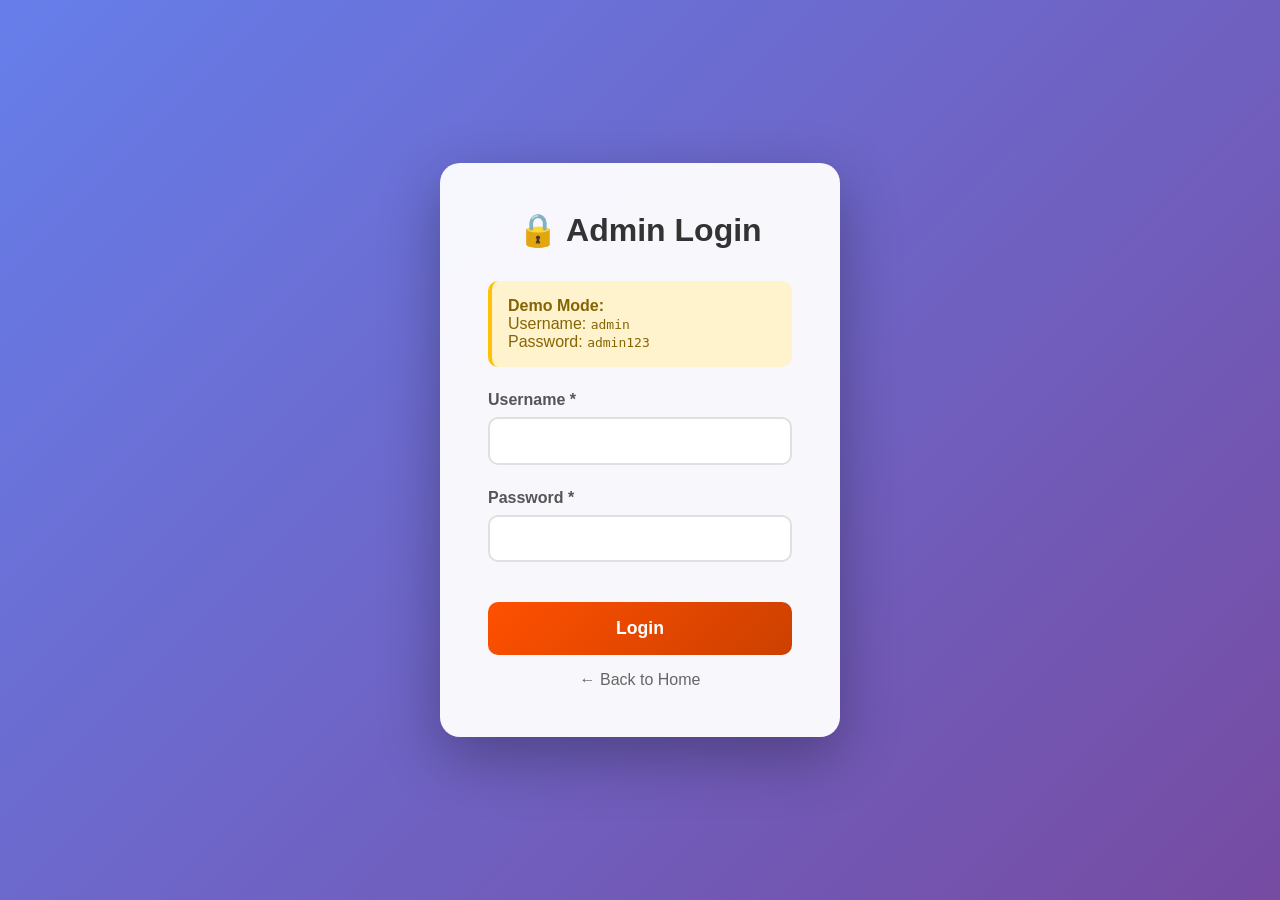
<file: admin-login.html>
<!-- ========================================
     FIXED admin-login.html
     Now properly validates credentials
======================================== -->
<!DOCTYPE html>
<html lang="en">
<head>
  <meta charset="UTF-8">
  <meta name="viewport" content="width=device-width, initial-scale=1.0">
  <title>Admin Login - DriveNow</title>
  <style>
    * {
      margin: 0;
      padding: 0;
      box-sizing: border-box;
    }
    
    body {
      font-family: 'Segoe UI', sans-serif;
      background: linear-gradient(135deg, #667eea 0%, #764ba2 100%);
      min-height: 100vh;
      display: flex;
      align-items: center;
      justify-content: center;
    }
    
    .login-container {
      background: rgba(255, 255, 255, 0.95);
      padding: 3rem;
      border-radius: 20px;
      box-shadow: 0 20px 60px rgba(0, 0, 0, 0.3);
      width: 100%;
      max-width: 400px;
    }
    
    .login-container h1 {
      text-align: center;
      color: #333;
      margin-bottom: 2rem;
    }
    
    .form-group {
      margin-bottom: 1.5rem;
    }
    
    .form-group label {
      display: block;
      margin-bottom: 0.5rem;
      color: #555;
      font-weight: 600;
    }
    
    .form-group input {
      width: 100%;
      padding: 0.8rem;
      border: 2px solid #e0e0e0;
      border-radius: 10px;
      font-size: 1rem;
      outline: none;
      transition: all 0.3s;
    }
    
    .form-group input:focus {
      border-color: #FF5000;
      box-shadow: 0 0 10px rgba(255, 80, 0, 0.2);
    }
    
    .login-btn {
      width: 100%;
      padding: 1rem;
      background: linear-gradient(135deg, #FF5000 0%, #cc4000 100%);
      color: #fff;
      border: none;
      border-radius: 10px;
      font-size: 1.1rem;
      font-weight: bold;
      cursor: pointer;
      transition: all 0.3s;
      margin-top: 1rem;
    }
    
    .login-btn:hover {
      transform: translateY(-2px);
      box-shadow: 0 6px 15px rgba(255, 80, 0, 0.4);
    }
    
    .login-btn:disabled {
      opacity: 0.6;
      cursor: not-allowed;
    }
    
    .back-link {
      display: block;
      text-align: center;
      margin-top: 1rem;
      color: #666;
      text-decoration: none;
    }
    
    .back-link:hover {
      color: #FF5000;
    }
    
    .demo-note {
      background: #fff3cd;
      padding: 1rem;
      border-radius: 10px;
      margin-bottom: 1.5rem;
      border-left: 4px solid #ffc107;
      color: #856404;
    }

    .error-message {
      background: #f8d7da;
      color: #721c24;
      padding: 0.8rem;
      border-radius: 8px;
      margin-bottom: 1rem;
      border-left: 4px solid #dc3545;
      display: none;
    }

    .error-message.show {
      display: block;
      animation: shake 0.5s;
    }

    @keyframes shake {
      0%, 100% { transform: translateX(0); }
      25% { transform: translateX(-10px); }
      75% { transform: translateX(10px); }
    }
  </style>
</head>
<body>
  <div class="login-container">
    <h1>🔒 Admin Login</h1>
    
    <div class="demo-note">
      <strong>Demo Mode:</strong><br>
      Username: <code>admin</code><br>
      Password: <code>admin123</code>
    </div>

    <div class="error-message" id="errorMessage"></div>
    
    <form id="loginForm">
      <div class="form-group">
        <label>Username *</label>
        <input type="text" id="username" required autocomplete="username">
      </div>
      
      <div class="form-group">
        <label>Password *</label>
        <input type="password" id="password" required autocomplete="current-password">
      </div>
      
      <button type="submit" class="login-btn" id="loginBtn">Login</button>
    </form>
    
    <a href="index.html" class="back-link">← Back to Home</a>
  </div>
  
  <script>
    document.getElementById('loginForm').addEventListener('submit', function(e) {
      e.preventDefault();
      
      const username = document.getElementById('username').value.trim();
      const password = document.getElementById('password').value.trim();
      const errorMsg = document.getElementById('errorMessage');
      const loginBtn = document.getElementById('loginBtn');
      
      // Clear previous error
      errorMsg.classList.remove('show');
      
      // Validate inputs are not empty
      if (!username || !password) {
        showError('Please enter both username and password');
        return;
      }
      
      // Disable button during processing
      loginBtn.disabled = true;
      loginBtn.textContent = 'Logging in...';
      
      // Simulate loading delay for better UX
      setTimeout(() => {
        // Simple demo authentication - MUST match exactly
        if (username === 'admin' && password === 'admin123') {
          // Set session/auth marker
          sessionStorage.setItem('adminAuthenticated', 'true');
          sessionStorage.setItem('adminUsername', username);
          sessionStorage.setItem('loginTime', new Date().toISOString());
          
          // Success - redirect
          window.location.href = 'admin.html';
        } else {
          // Failed authentication
          showError('Invalid username or password! Please use admin/admin123');
          loginBtn.disabled = false;
          loginBtn.textContent = 'Login';
        }
      }, 500);
    });

    function showError(message) {
      const errorMsg = document.getElementById('errorMessage');
      errorMsg.textContent = message;
      errorMsg.classList.add('show');
      
      // Auto-hide after 5 seconds
      setTimeout(() => {
        errorMsg.classList.remove('show');
      }, 5000);
    }

    // Check if already logged in
    if (sessionStorage.getItem('adminAuthenticated') === 'true') {
      window.location.href = 'admin.html';
    }
  </script>
</body>
</html>
</file>
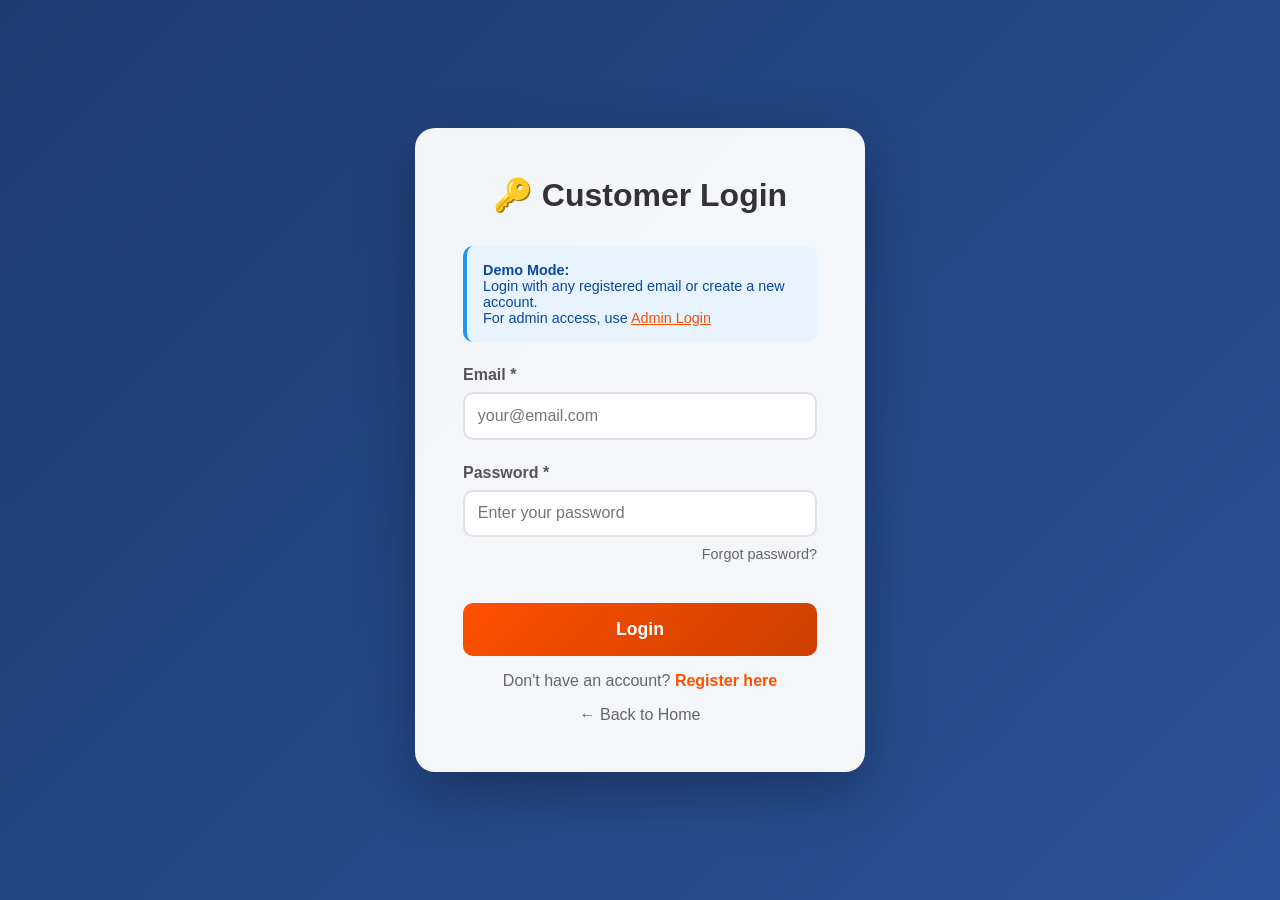
<file: login.html>
<!DOCTYPE html>
<html lang="en">
<head>
  <meta charset="UTF-8">
  <meta name="viewport" content="width=device-width, initial-scale=1.0">
  <title>Login - Backend Project</title>
  <style>
    * {
      margin: 0;
      padding: 0;
      box-sizing: border-box;
    }
    
    body {
      font-family: 'Segoe UI', sans-serif;
      background: linear-gradient(135deg, #1e3c72 0%, #2a5298 100%);
      min-height: 100vh;
      display: flex;
      align-items: center;
      justify-content: center;
      padding: 2rem;
    }
    
    .login-container {
      background: rgba(255, 255, 255, 0.95);
      padding: 3rem;
      border-radius: 20px;
      box-shadow: 0 20px 60px rgba(0, 0, 0, 0.3);
      width: 100%;
      max-width: 450px;
    }
    
    .login-container h1 {
      text-align: center;
      color: #333;
      margin-bottom: 2rem;
    }
    
    .form-group {
      margin-bottom: 1.5rem;
    }
    
    .form-group label {
      display: block;
      margin-bottom: 0.5rem;
      color: #555;
      font-weight: 600;
    }
    
    .form-group input {
      width: 100%;
      padding: 0.8rem;
      border: 2px solid #e0e0e0;
      border-radius: 10px;
      font-size: 1rem;
      outline: none;
      transition: all 0.3s;
    }
    
    .form-group input:focus {
      border-color: #FF5000;
      box-shadow: 0 0 10px rgba(255, 80, 0, 0.2);
    }
    
    .login-btn {
      width: 100%;
      padding: 1rem;
      background: linear-gradient(135deg, #FF5000 0%, #cc4000 100%);
      color: #fff;
      border: none;
      border-radius: 10px;
      font-size: 1.1rem;
      font-weight: bold;
      cursor: pointer;
      transition: all 0.3s;
      margin-top: 1rem;
    }
    
    .login-btn:hover {
      transform: translateY(-2px);
      box-shadow: 0 6px 15px rgba(255, 80, 0, 0.4);
    }
    
    .login-btn:disabled {
      opacity: 0.6;
      cursor: not-allowed;
    }
    
    .register-link {
      display: block;
      text-align: center;
      margin-top: 1rem;
      color: #666;
    }
    
    .register-link a {
      color: #FF5000;
      text-decoration: none;
      font-weight: 600;
    }
    
    .register-link a:hover {
      text-decoration: underline;
    }
    
    .back-link {
      display: block;
      text-align: center;
      margin-top: 1rem;
      color: #666;
      text-decoration: none;
    }
    
    .back-link:hover {
      color: #FF5000;
    }

    .success-message {
      background: #d4edda;
      color: #155724;
      padding: 0.8rem;
      border-radius: 8px;
      margin-bottom: 1rem;
      border-left: 4px solid #28a745;
      display: none;
    }

    .error-message {
      background: #f8d7da;
      color: #721c24;
      padding: 0.8rem;
      border-radius: 8px;
      margin-bottom: 1rem;
      border-left: 4px solid #dc3545;
      display: none;
    }

    .error-message.show,
    .success-message.show {
      display: block;
      animation: shake 0.5s;
    }

    @keyframes shake {
      0%, 100% { transform: translateX(0); }
      25% { transform: translateX(-10px); }
      75% { transform: translateX(10px); }
    }

    .demo-note {
      background: #e7f3ff;
      padding: 1rem;
      border-radius: 10px;
      margin-bottom: 1.5rem;
      border-left: 4px solid #2196f3;
      color: #0d47a1;
      font-size: 0.9rem;
    }

    .forgot-password {
      text-align: right;
      margin-top: 0.5rem;
    }

    .forgot-password a {
      color: #666;
      font-size: 0.9rem;
      text-decoration: none;
    }

    .forgot-password a:hover {
      color: #FF5000;
    }
  </style>
</head>
<body>
  <div class="login-container">
    <h1>🔑 Customer Login</h1>
    
    <div class="demo-note">
      <strong>Demo Mode:</strong><br>
      Login with any registered email or create a new account.<br>
      For admin access, use <a href="admin-login.html" style="color: #FF5000;">Admin Login</a>
    </div>

    <div class="success-message" id="successMessage"></div>
    <div class="error-message" id="errorMessage"></div>
    
    <form id="loginForm">
      <div class="form-group">
        <label>Email *</label>
        <input type="email" id="email" required placeholder="your@email.com" autocomplete="email">
      </div>
      
      <div class="form-group">
        <label>Password *</label>
        <input type="password" id="password" required placeholder="Enter your password" autocomplete="current-password">
        <div class="forgot-password">
          <a href="#" onclick="alert('Password reset feature coming soon!'); return false;">Forgot password?</a>
        </div>
      </div>
      
      <button type="submit" class="login-btn" id="loginBtn">Login</button>
    </form>
    
    <p class="register-link">
      Don't have an account? <a href="register.html">Register here</a>
    </p>
    
    <a href="index.html" class="back-link">← Back to Home</a>
  </div>
  
  <script>
    document.getElementById('loginForm').addEventListener('submit', function(e) {
      e.preventDefault();
      
      const email = document.getElementById('email').value.trim();
      const password = document.getElementById('password').value.trim();
      const loginBtn = document.getElementById('loginBtn');
      
      // Clear previous messages
      hideMessages();
      
      // Validation
      if (!email || !password) {
        showError('Please enter both email and password');
        return;
      }
      
      // Email validation
      const emailRegex = /^[^\s@]+@[^\s@]+\.[^\s@]+$/;
      if (!emailRegex.test(email)) {
        showError('Please enter a valid email address');
        return;
      }
      
      // Disable button during processing
      loginBtn.disabled = true;
      loginBtn.textContent = 'Logging in...';
      
      // Simulate login (in production, verify with backend)
      setTimeout(() => {
        // Get registered users from localStorage (demo mode)
        const existingUsers = JSON.parse(localStorage.getItem('backend_project_users') || '[]');
        const user = existingUsers.find(u => u.email === email);
        
        if (user) {
          // Successful login
          sessionStorage.setItem('userAuthenticated', 'true');
          sessionStorage.setItem('userEmail', email);
          sessionStorage.setItem('userName', user.fullName);
          sessionStorage.setItem('loginTime', new Date().toISOString());
          
          showSuccess(`Welcome back, ${user.fullName}! Redirecting...`);
          
          // Redirect to homepage after 1.5 seconds
          setTimeout(() => {
            window.location.href = 'index.html';
          }, 1500);
        } else {
          // User not found
          showError('Invalid email or password. Please register if you don\'t have an account.');
          loginBtn.disabled = false;
          loginBtn.textContent = 'Login';
        }
      }, 800);
    });

    function showError(message) {
      const errorMsg = document.getElementById('errorMessage');
      errorMsg.textContent = message;
      errorMsg.classList.add('show');
      
      setTimeout(() => {
        errorMsg.classList.remove('show');
      }, 5000);
    }

    function showSuccess(message) {
      const successMsg = document.getElementById('successMessage');
      successMsg.textContent = message;
      successMsg.classList.add('show');
    }

    function hideMessages() {
      document.getElementById('errorMessage').classList.remove('show');
      document.getElementById('successMessage').classList.remove('show');
    }

    // Check if already logged in
    if (sessionStorage.getItem('userAuthenticated') === 'true') {
      const userName = sessionStorage.getItem('userName');
      showSuccess(`Already logged in as ${userName}. Redirecting...`);
      setTimeout(() => {
        window.location.href = 'index.html';
      }, 1500);
    }
  </script>
</body>
</html>
</file>
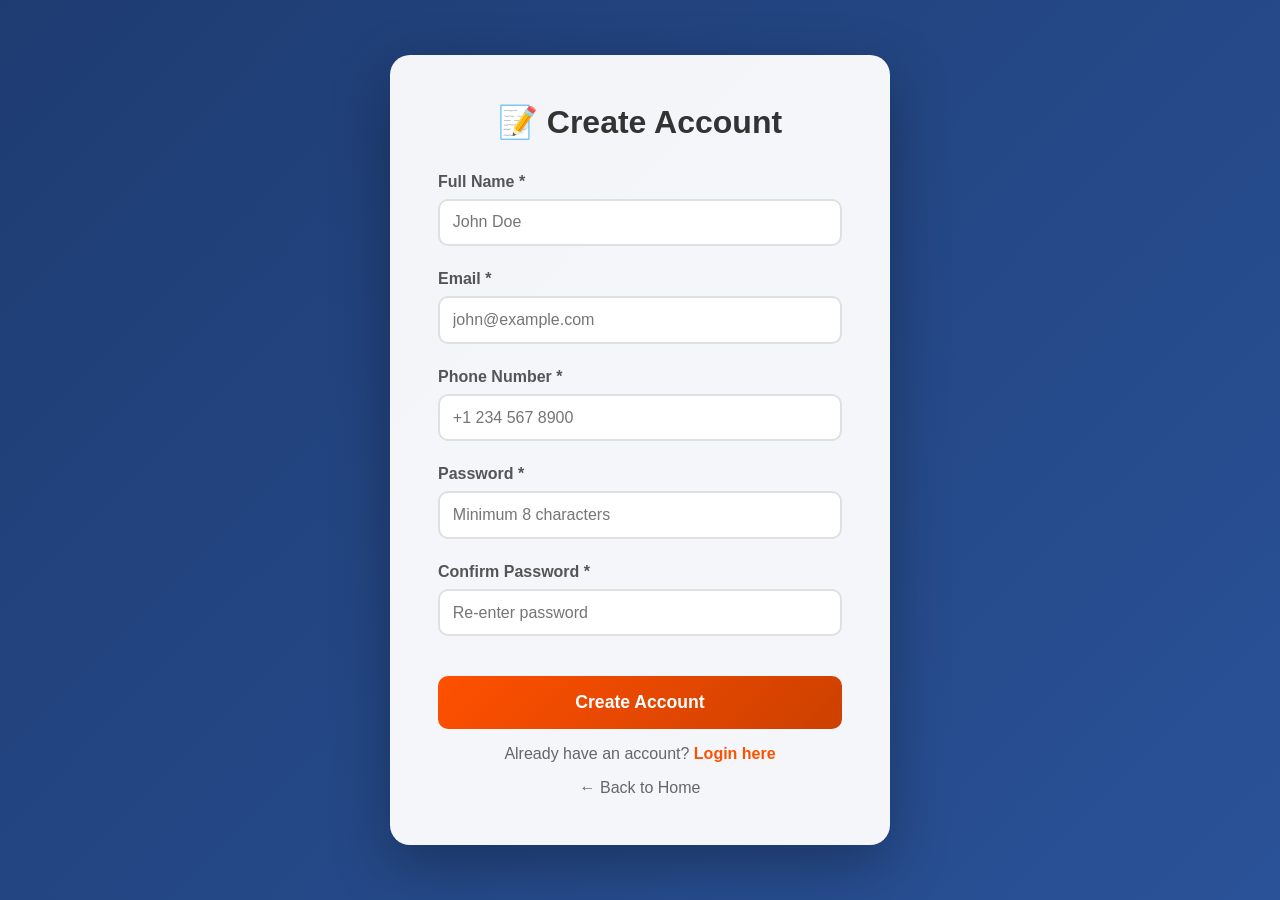
<file: register.html>
<!DOCTYPE html>
<html lang="en">
<head>
  <meta charset="UTF-8">
  <meta name="viewport" content="width=device-width, initial-scale=1.0">
  <title>Register - Backend Project</title>
  <style>
    * {
      margin: 0;
      padding: 0;
      box-sizing: border-box;
    }
    
    body {
      font-family: 'Segoe UI', sans-serif;
      background: linear-gradient(135deg, #1e3c72 0%, #2a5298 100%);
      min-height: 100vh;
      display: flex;
      align-items: center;
      justify-content: center;
      padding: 2rem;
    }
    
    .register-container {
      background: rgba(255, 255, 255, 0.95);
      padding: 3rem;
      border-radius: 20px;
      box-shadow: 0 20px 60px rgba(0, 0, 0, 0.3);
      width: 100%;
      max-width: 500px;
    }
    
    .register-container h1 {
      text-align: center;
      color: #333;
      margin-bottom: 2rem;
    }
    
    .form-group {
      margin-bottom: 1.5rem;
    }
    
    .form-group label {
      display: block;
      margin-bottom: 0.5rem;
      color: #555;
      font-weight: 600;
    }
    
    .form-group input {
      width: 100%;
      padding: 0.8rem;
      border: 2px solid #e0e0e0;
      border-radius: 10px;
      font-size: 1rem;
      outline: none;
      transition: all 0.3s;
    }
    
    .form-group input:focus {
      border-color: #FF5000;
      box-shadow: 0 0 10px rgba(255, 80, 0, 0.2);
    }
    
    .register-btn {
      width: 100%;
      padding: 1rem;
      background: linear-gradient(135deg, #FF5000 0%, #cc4000 100%);
      color: #fff;
      border: none;
      border-radius: 10px;
      font-size: 1.1rem;
      font-weight: bold;
      cursor: pointer;
      transition: all 0.3s;
      margin-top: 1rem;
    }
    
    .register-btn:hover {
      transform: translateY(-2px);
      box-shadow: 0 6px 15px rgba(255, 80, 0, 0.4);
    }
    
    .register-btn:disabled {
      opacity: 0.6;
      cursor: not-allowed;
    }
    
    .login-link {
      display: block;
      text-align: center;
      margin-top: 1rem;
      color: #666;
    }
    
    .login-link a {
      color: #FF5000;
      text-decoration: none;
      font-weight: 600;
    }
    
    .login-link a:hover {
      text-decoration: underline;
    }
    
    .back-link {
      display: block;
      text-align: center;
      margin-top: 1rem;
      color: #666;
      text-decoration: none;
    }
    
    .back-link:hover {
      color: #FF5000;
    }

    .success-message {
      background: #d4edda;
      color: #155724;
      padding: 0.8rem;
      border-radius: 8px;
      margin-bottom: 1rem;
      border-left: 4px solid #28a745;
      display: none;
    }

    .error-message {
      background: #f8d7da;
      color: #721c24;
      padding: 0.8rem;
      border-radius: 8px;
      margin-bottom: 1rem;
      border-left: 4px solid #dc3545;
      display: none;
    }

    .error-message.show,
    .success-message.show {
      display: block;
      animation: slideIn 0.3s;
    }

    @keyframes slideIn {
      from {
        opacity: 0;
        transform: translateY(-10px);
      }
      to {
        opacity: 1;
        transform: translateY(0);
      }
    }

    .password-strength {
      font-size: 0.85rem;
      margin-top: 0.3rem;
      padding: 0.3rem;
      border-radius: 4px;
    }

    .strength-weak { background: #f8d7da; color: #721c24; }
    .strength-medium { background: #fff3cd; color: #856404; }
    .strength-strong { background: #d4edda; color: #155724; }
  </style>
</head>
<body>
  <div class="register-container">
    <h1>📝 Create Account</h1>
    
    <div class="success-message" id="successMessage"></div>
    <div class="error-message" id="errorMessage"></div>
    
    <form id="registerForm">
      <div class="form-group">
        <label>Full Name *</label>
        <input type="text" id="fullName" required placeholder="John Doe">
      </div>
      
      <div class="form-group">
        <label>Email *</label>
        <input type="email" id="email" required placeholder="john@example.com">
      </div>

      <div class="form-group">
        <label>Phone Number *</label>
        <input type="tel" id="phone" required placeholder="+1 234 567 8900">
      </div>
      
      <div class="form-group">
        <label>Password *</label>
        <input type="password" id="password" required placeholder="Minimum 8 characters">
        <div id="passwordStrength" class="password-strength" style="display: none;"></div>
      </div>

      <div class="form-group">
        <label>Confirm Password *</label>
        <input type="password" id="confirmPassword" required placeholder="Re-enter password">
      </div>
      
      <button type="submit" class="register-btn" id="registerBtn">Create Account</button>
    </form>
    
    <p class="login-link">
      Already have an account? <a href="login.html">Login here</a>
    </p>
    
    <a href="index.html" class="back-link">← Back to Home</a>
  </div>
  
  <script>
    // Password strength checker
    document.getElementById('password').addEventListener('input', function() {
      const password = this.value;
      const strengthDiv = document.getElementById('passwordStrength');
      
      if (password.length === 0) {
        strengthDiv.style.display = 'none';
        return;
      }
      
      strengthDiv.style.display = 'block';
      
      let strength = 0;
      if (password.length >= 8) strength++;
      if (password.match(/[a-z]/) && password.match(/[A-Z]/)) strength++;
      if (password.match(/[0-9]/)) strength++;
      if (password.match(/[^a-zA-Z0-9]/)) strength++;
      
      if (strength <= 1) {
        strengthDiv.className = 'password-strength strength-weak';
        strengthDiv.textContent = '⚠️ Weak password';
      } else if (strength <= 3) {
        strengthDiv.className = 'password-strength strength-medium';
        strengthDiv.textContent = '✓ Medium password';
      } else {
        strengthDiv.className = 'password-strength strength-strong';
        strengthDiv.textContent = '✓✓ Strong password';
      }
    });

    // Form submission
    document.getElementById('registerForm').addEventListener('submit', function(e) {
      e.preventDefault();
      
      const fullName = document.getElementById('fullName').value.trim();
      const email = document.getElementById('email').value.trim();
      const phone = document.getElementById('phone').value.trim();
      const password = document.getElementById('password').value;
      const confirmPassword = document.getElementById('confirmPassword').value;
      const registerBtn = document.getElementById('registerBtn');
      
      // Clear previous messages
      hideMessages();
      
      // Validation
      if (!fullName || !email || !phone || !password || !confirmPassword) {
        showError('Please fill in all fields');
        return;
      }
      
      // Email validation
      const emailRegex = /^[^\s@]+@[^\s@]+\.[^\s@]+$/;
      if (!emailRegex.test(email)) {
        showError('Please enter a valid email address');
        return;
      }
      
      // Password length check
      if (password.length < 8) {
        showError('Password must be at least 8 characters long');
        return;
      }
      
      // Password match check
      if (password !== confirmPassword) {
        showError('Passwords do not match');
        return;
      }
      
      // Disable button during processing
      registerBtn.disabled = true;
      registerBtn.textContent = 'Creating Account...';
      
      // Simulate registration (in production, send to backend)
      setTimeout(() => {
        // Save user data to localStorage (demo mode)
        const userData = {
          fullName: fullName,
          email: email,
          phone: phone,
          registeredAt: new Date().toISOString()
        };
        
        // Check if user already exists
        const existingUsers = JSON.parse(localStorage.getItem('backend_project_users') || '[]');
        const userExists = existingUsers.some(u => u.email === email);
        
        if (userExists) {
          showError('An account with this email already exists');
          registerBtn.disabled = false;
          registerBtn.textContent = 'Create Account';
          return;
        }
        
        // Add new user
        existingUsers.push(userData);
        localStorage.setItem('backend_project_users', JSON.stringify(existingUsers));
        
        // Show success
        showSuccess('Account created successfully! Redirecting to login...');
        
        // Redirect to login after 2 seconds
        setTimeout(() => {
          window.location.href = 'login.html';
        }, 2000);
      }, 1000);
    });

    function showError(message) {
      const errorMsg = document.getElementById('errorMessage');
      errorMsg.textContent = message;
      errorMsg.classList.add('show');
    }

    function showSuccess(message) {
      const successMsg = document.getElementById('successMessage');
      successMsg.textContent = message;
      successMsg.classList.add('show');
    }

    function hideMessages() {
      document.getElementById('errorMessage').classList.remove('show');
      document.getElementById('successMessage').classList.remove('show');
    }
  </script>
</body>
</html>
</file>
